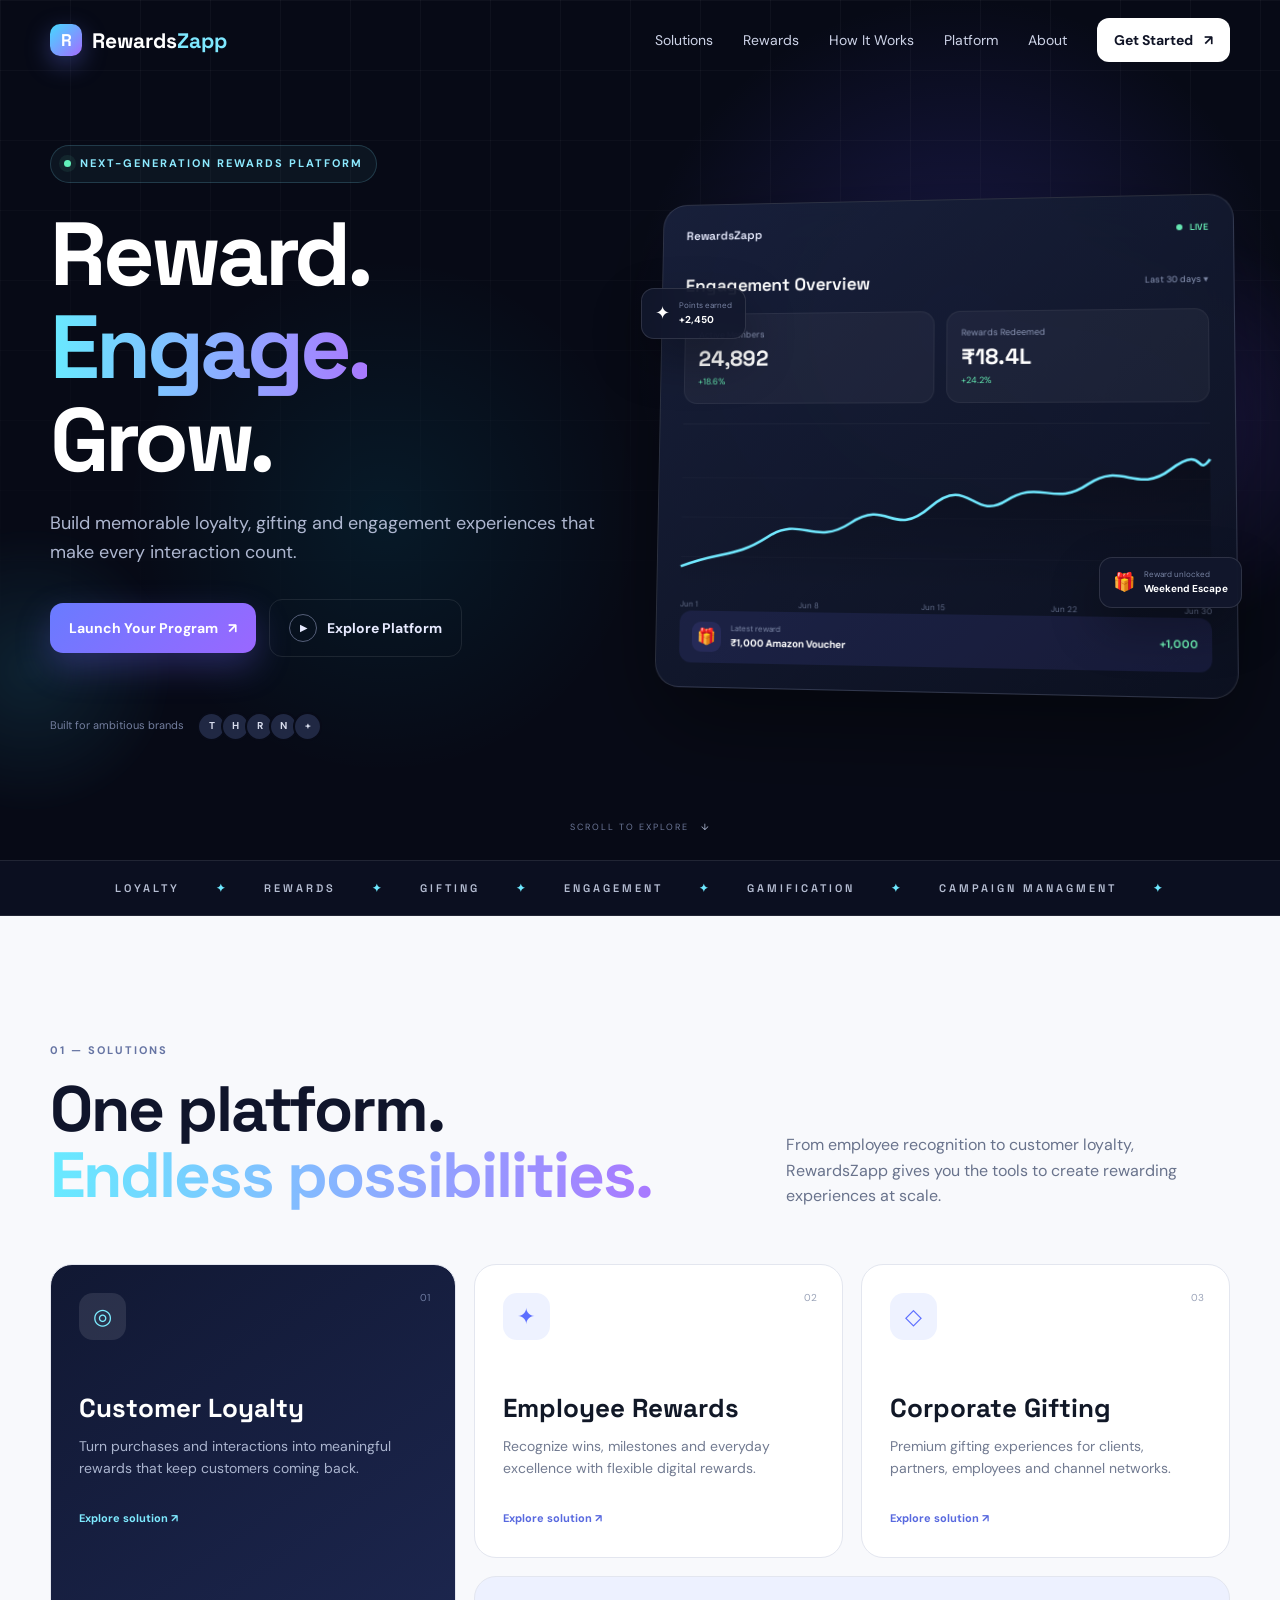
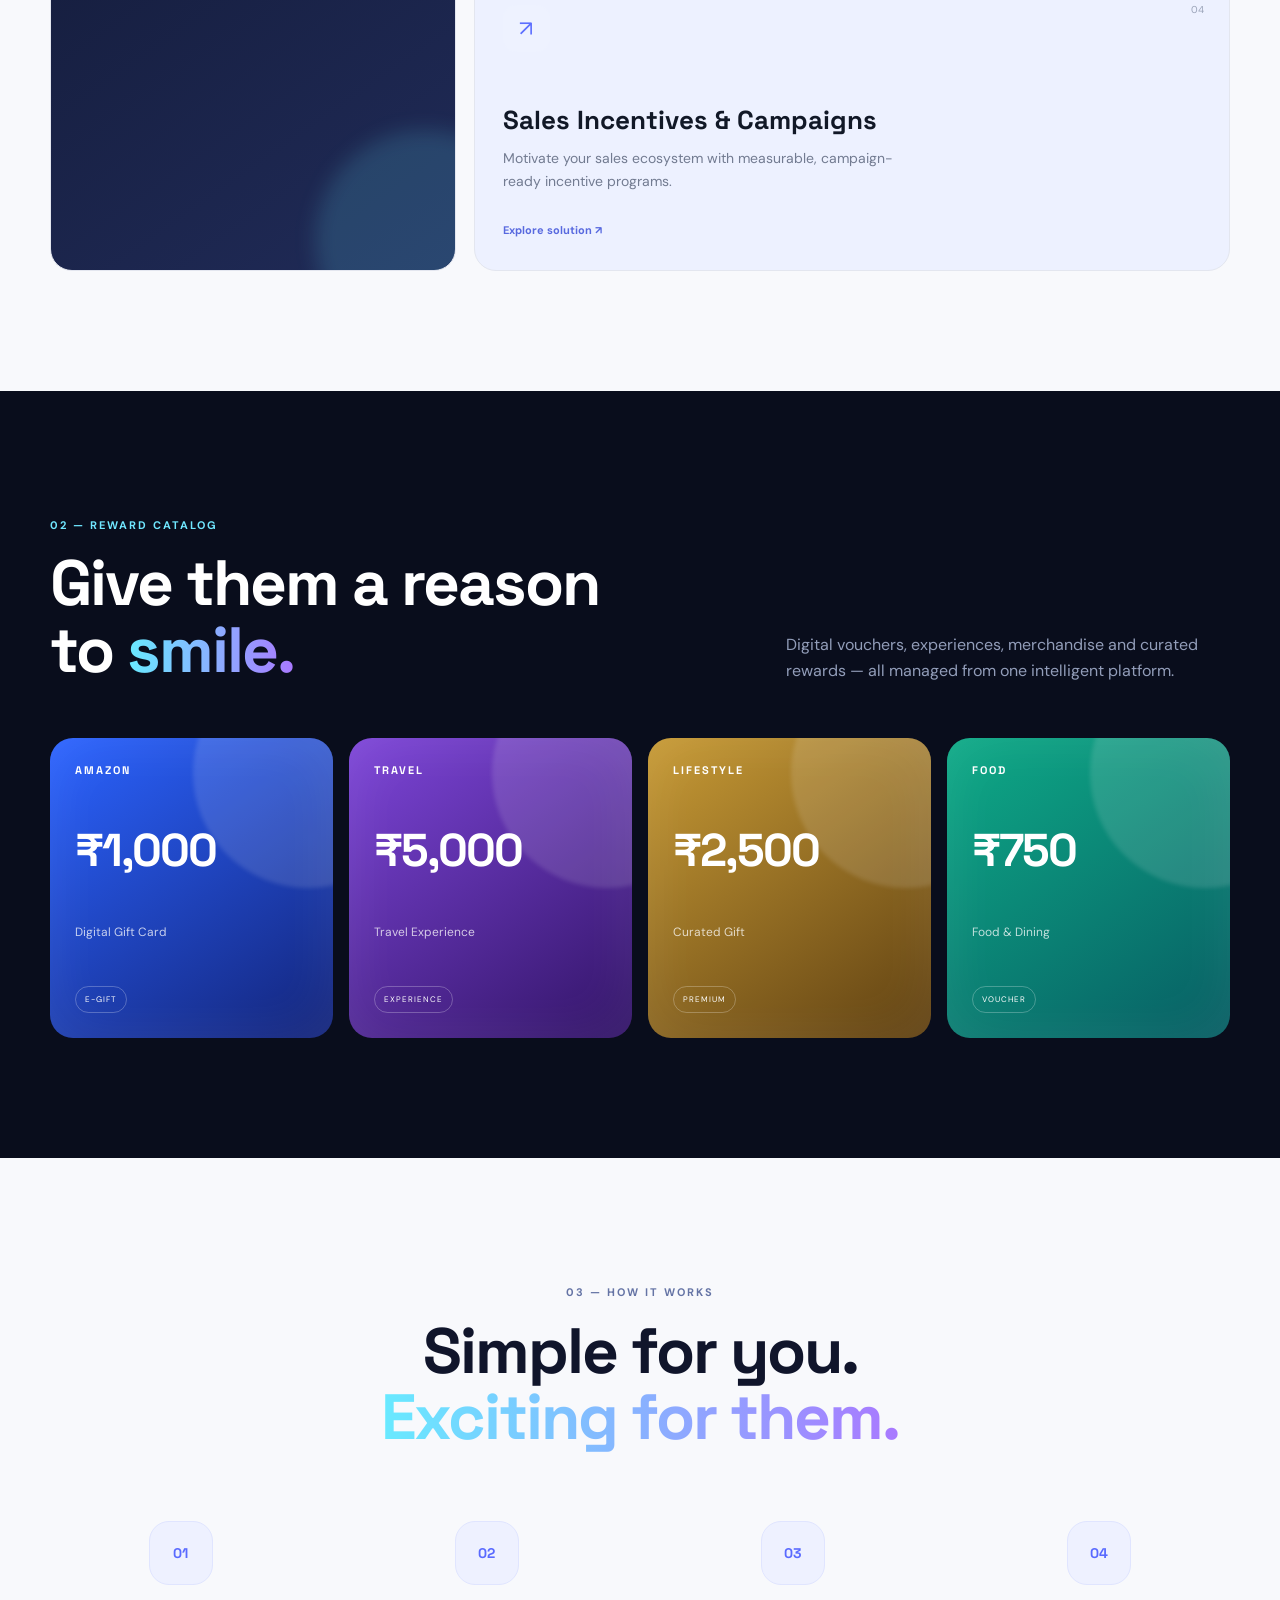
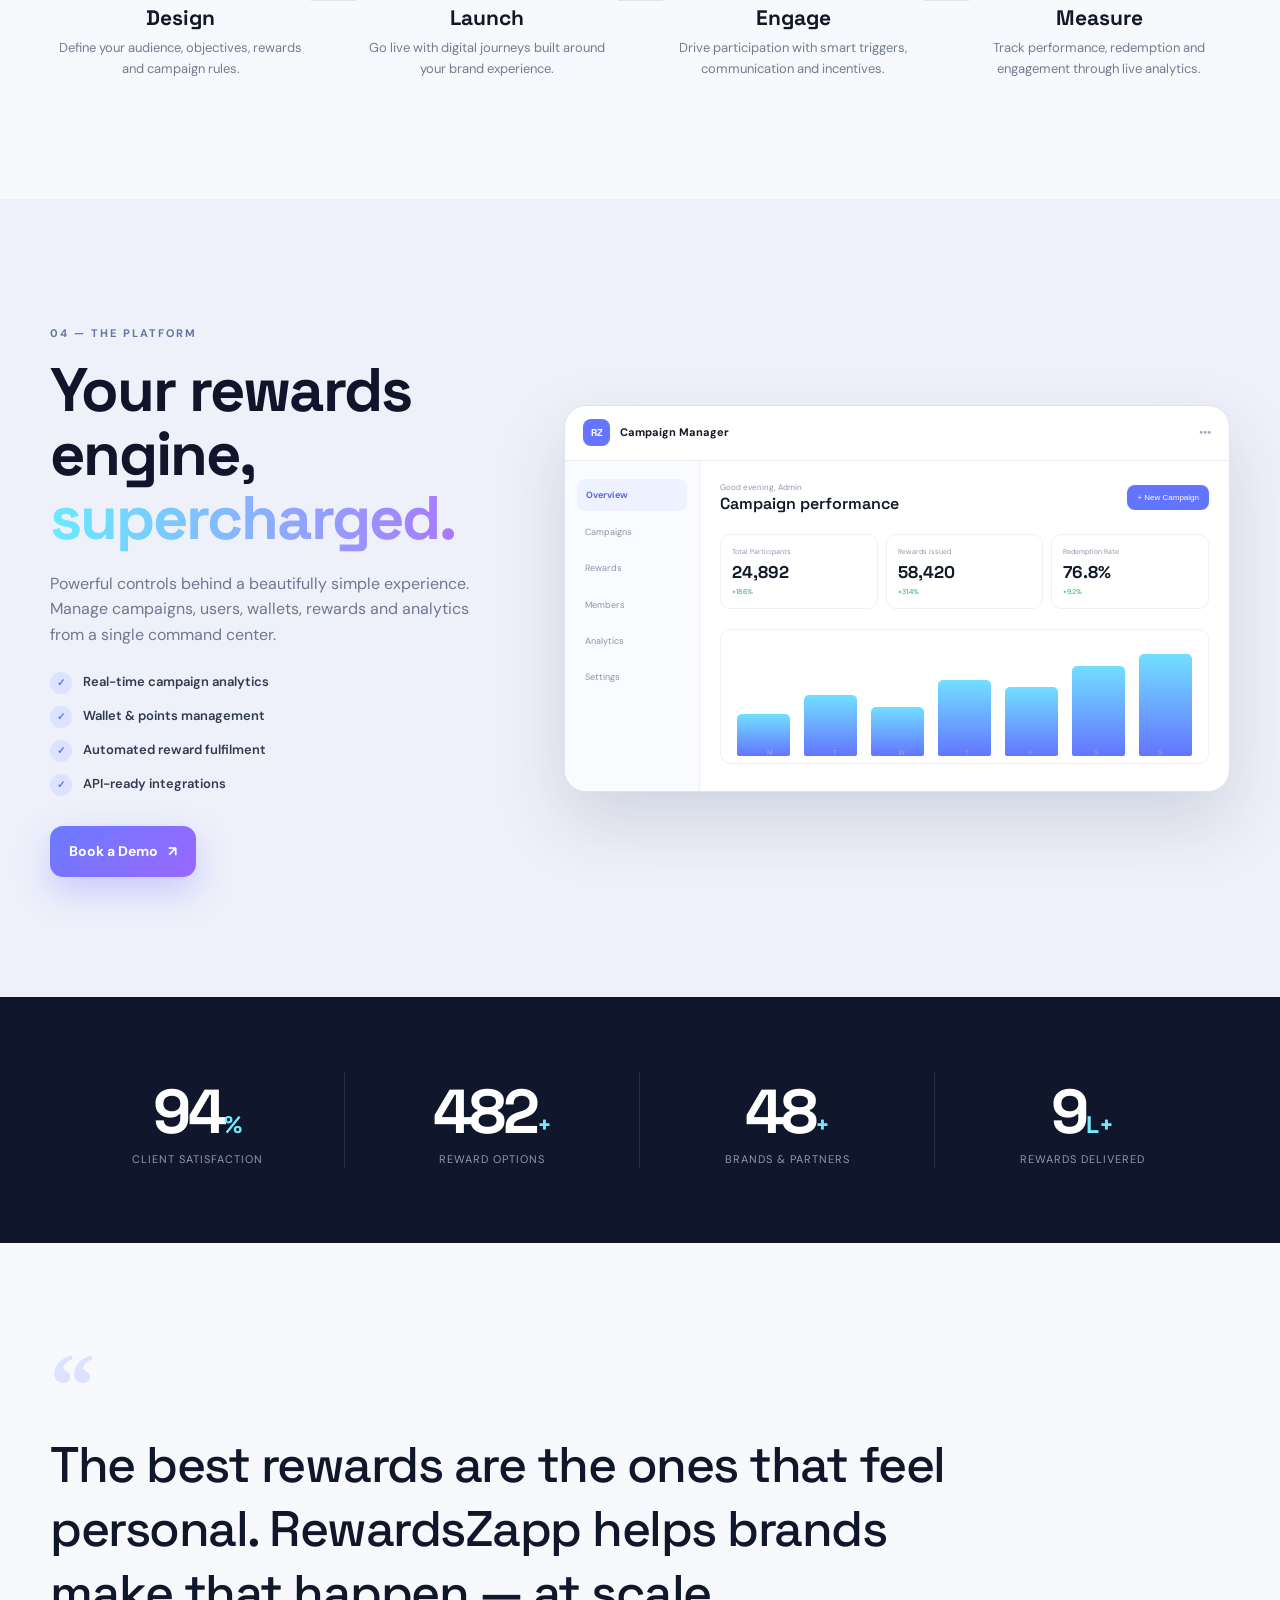
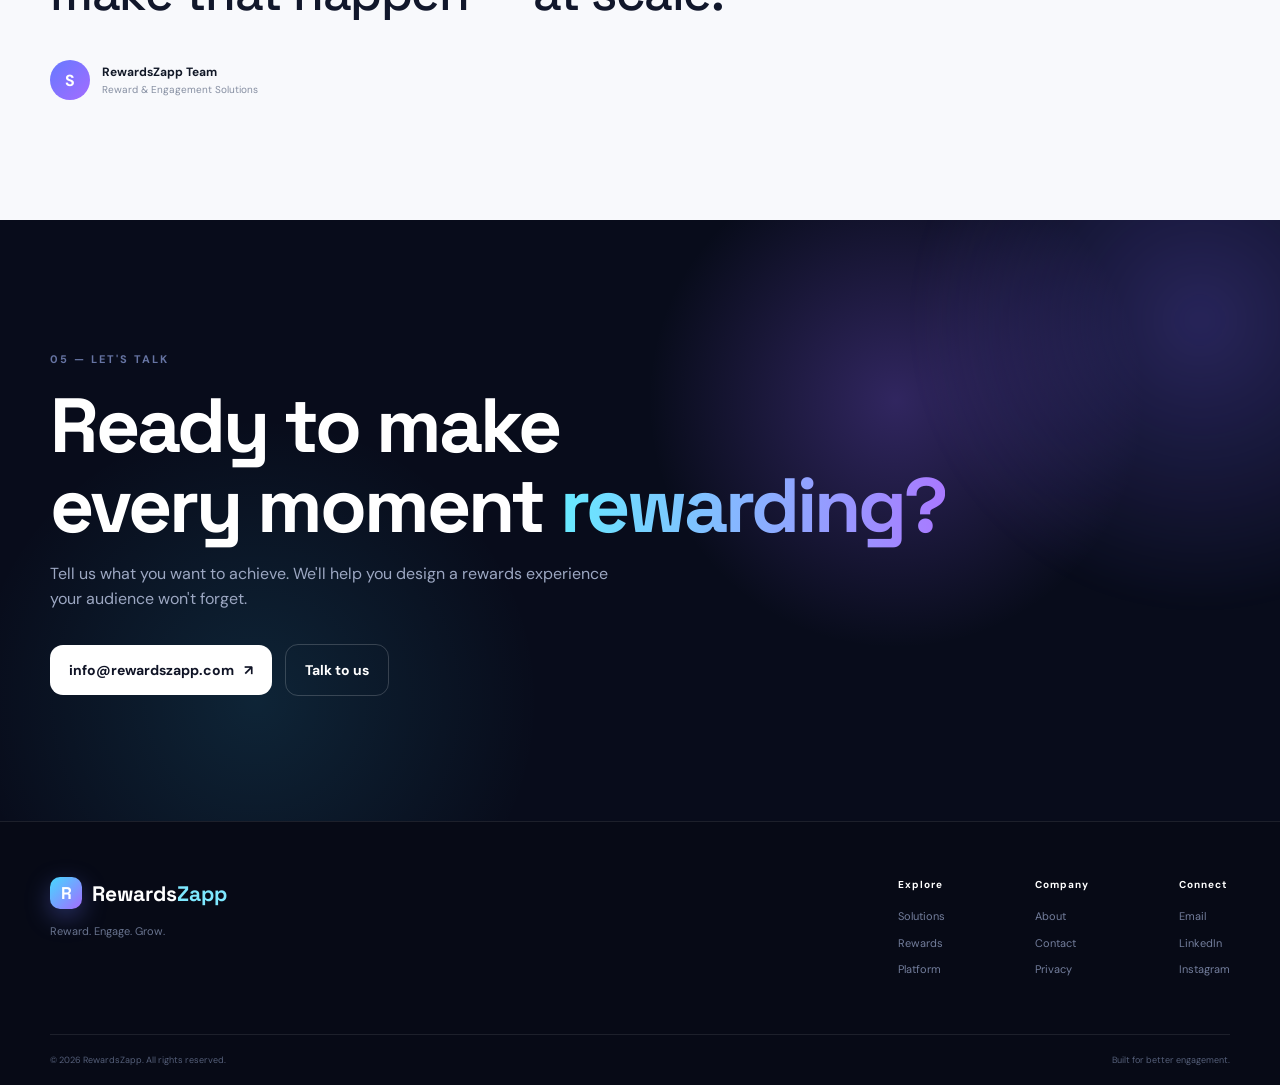
<file: index.html>
<!DOCTYPE html>
<html lang="en">
<head>
  <meta charset="UTF-8" />
  <meta name="viewport" content="width=device-width, initial-scale=1.0" />
  <meta name="description" content="RewardsZapp — modern rewards, loyalty, gifting and engagement solutions for businesses." />
  <title>RewardsZapp | Reward. Engage. Grow.</title>
  <link rel="preconnect" href="https://fonts.googleapis.com">
  <link rel="preconnect" href="https://fonts.gstatic.com" crossorigin>
  <link href="https://fonts.googleapis.com/css2?family=DM+Sans:wght@400;500;600;700&family=Space+Grotesk:wght@500;600;700&display=swap" rel="stylesheet">
  <link rel="stylesheet" href="styles.css" />
</head>
<body>
  <div class="progress"></div>
  <header class="site-header" id="top">
    <nav class="nav container">
      <a class="logo" href="#top" aria-label="RewardsZapp home">
        <span class="logo-mark">R</span><span>Rewards<span class="logo-accent">Zapp</span></span>
      </a>
      <button class="menu-toggle" aria-label="Open menu" aria-expanded="false"><span></span><span></span><span></span></button>
      <div class="nav-links">
        <a href="#solutions">Solutions</a>
        <a href="#rewards">Rewards</a>
        <a href="#how-it-works">How It Works</a>
        <a href="#platform">Platform</a>
        <a href="#about">About</a>
        <a class="nav-cta" href="#contact">Get Started <span>↗</span></a>
      </div>
    </nav>
  </header>

  <main>
    <section class="hero">
      <div class="hero-grid"></div>
      <div class="orb orb-one"></div><div class="orb orb-two"></div>
      <div class="container hero-inner">
        <div class="hero-copy reveal">
          <div class="eyebrow"><span class="pulse"></span> Next-generation rewards platform</div>
          <h1>Reward.<br><span>Engage.</span> Grow.</h1>
          <p class="hero-text">Build memorable loyalty, gifting and engagement experiences that make every interaction count.</p>
          <div class="hero-actions">
            <a href="#contact" class="btn btn-primary">Launch Your Program <span>↗</span></a>
            <a href="#platform" class="btn btn-ghost"><span class="play">▶</span> Explore Platform</a>
          </div>
          <div class="trust-row">
            <span>Built for ambitious brands</span>
            <div class="mini-logos"><b>T</b><b>H</b><b>R</b><b>N</b><b>+</b></div>
          </div>
        </div>

        <div class="hero-visual reveal delay-1">
          <div class="dashboard-card">
            <div class="dash-top"><span>RewardsZapp</span><span class="live"><i></i> LIVE</span></div>
            <div class="dash-title">Engagement Overview <small>Last 30 days ▾</small></div>
            <div class="metric-row">
              <div><span>Active Members</span><strong>24,892</strong><em>+18.6%</em></div>
              <div><span>Rewards Redeemed</span><strong>₹18.4L</strong><em>+24.2%</em></div>
            </div>
            <div class="chart">
              <div class="chart-labels"><span>Jun 1</span><span>Jun 8</span><span>Jun 15</span><span>Jun 22</span><span>Jun 30</span></div>
              <svg viewBox="0 0 560 170" preserveAspectRatio="none" aria-label="Engagement trend chart">
                <defs><linearGradient id="area" x1="0" y1="0" x2="0" y2="1"><stop offset="0" stop-opacity=".35"/><stop offset="1" stop-opacity="0"/></linearGradient></defs>
                <path class="area" d="M0 145 C45 125 58 135 95 108 S145 120 185 90 S230 110 270 70 S315 88 350 62 S400 70 435 42 S485 55 520 24 S545 35 560 12 V170 H0Z"/>
                <path class="line" d="M0 145 C45 125 58 135 95 108 S145 120 185 90 S230 110 270 70 S315 88 350 62 S400 70 435 42 S485 55 520 24 S545 35 560 12"/>
              </svg>
              <div class="chart-grid"></div>
            </div>
            <div class="dash-bottom">
              <div class="reward-bubble"><span>🎁</span><div><small>Latest reward</small><b>₹1,000 Amazon Voucher</b></div><strong>+1,000</strong></div>
            </div>
          </div>
          <div class="float-card points"><span>✦</span><div><small>Points earned</small><b>+2,450</b></div></div>
          <div class="float-card gift"><span>🎁</span><div><small>Reward unlocked</small><b>Weekend Escape</b></div></div>
        </div>
      </div>
      <div class="scroll-hint">SCROLL TO EXPLORE <span>↓</span></div>
    </section>

    <section class="marquee-section">
      <div class="marquee"><span>LOYALTY</span><i>✦</i><span>REWARDS</span><i>✦</i><span>GIFTING</span><i>✦</i><span>ENGAGEMENT</span><i>✦</i><span>GAMIFICATION</span><i>✦</i><span>CAMPAIGN MANAGMENT</span><i>✦</i></div>
    </section>

    <section class="section" id="solutions">
      <div class="container">
        <div class="section-head reveal">
          <div><span class="section-kicker">01 — SOLUTIONS</span><h2>One platform.<br><span>Endless possibilities.</span></h2></div>
          <p>From employee recognition to customer loyalty, RewardsZapp gives you the tools to create rewarding experiences at scale.</p>
        </div>
        <div class="solution-grid">
          <article class="solution-card large reveal"><div class="card-icon">◎</div><span class="card-no">01</span><h3>Customer Loyalty</h3><p>Turn purchases and interactions into meaningful rewards that keep customers coming back.</p><a href="#contact">Explore solution <span>↗</span></a><div class="card-glow"></div></article>
          <article class="solution-card reveal delay-1"><div class="card-icon">✦</div><span class="card-no">02</span><h3>Employee Rewards</h3><p>Recognize wins, milestones and everyday excellence with flexible digital rewards.</p><a href="#contact">Explore solution <span>↗</span></a></article>
          <article class="solution-card reveal delay-2"><div class="card-icon">◇</div><span class="card-no">03</span><h3>Corporate Gifting</h3><p>Premium gifting experiences for clients, partners, employees and channel networks.</p><a href="#contact">Explore solution <span>↗</span></a></article>
          <article class="solution-card wide reveal"><div class="card-icon">↗</div><span class="card-no">04</span><h3>Sales Incentives & Campaigns</h3><p>Motivate your sales ecosystem with measurable, campaign-ready incentive programs.</p><a href="#contact">Explore solution <span>↗</span></a></article>
        </div>
      </div>
    </section>

    <section class="section dark-section" id="rewards">
      <div class="container">
        <div class="section-head light reveal">
          <div><span class="section-kicker">02 — REWARD CATALOG</span><h2>Give them a reason<br>to <span>smile.</span></h2></div>
          <p>Digital vouchers, experiences, merchandise and curated rewards — all managed from one intelligent platform.</p>
        </div>
        <div class="reward-showcase reveal">
          <div class="reward-card rc-blue"><div class="reward-brand">AMAZON</div><div class="reward-value">₹1,000</div><div class="reward-label">Digital Gift Card</div><div class="reward-chip">E-GIFT</div></div>
          <div class="reward-card rc-purple"><div class="reward-brand">TRAVEL</div><div class="reward-value">₹5,000</div><div class="reward-label">Travel Experience</div><div class="reward-chip">EXPERIENCE</div></div>
          <div class="reward-card rc-gold"><div class="reward-brand">LIFESTYLE</div><div class="reward-value">₹2,500</div><div class="reward-label">Curated Gift</div><div class="reward-chip">PREMIUM</div></div>
          <div class="reward-card rc-green"><div class="reward-brand">FOOD</div><div class="reward-value">₹750</div><div class="reward-label">Food & Dining</div><div class="reward-chip">VOUCHER</div></div>
        </div>
      </div>
    </section>

    <section class="section" id="how-it-works">
      <div class="container">
        <div class="center-head reveal"><span class="section-kicker">03 — HOW IT WORKS</span><h2>Simple for you.<br><span>Exciting for them.</span></h2></div>
        <div class="steps">
          <div class="step reveal"><div class="step-number">01</div><h3>Design</h3><p>Define your audience, objectives, rewards and campaign rules.</p></div>
          <div class="step-line"></div>
          <div class="step reveal delay-1"><div class="step-number">02</div><h3>Launch</h3><p>Go live with digital journeys built around your brand experience.</p></div>
          <div class="step-line"></div>
          <div class="step reveal delay-2"><div class="step-number">03</div><h3>Engage</h3><p>Drive participation with smart triggers, communication and incentives.</p></div>
          <div class="step-line"></div>
          <div class="step reveal delay-3"><div class="step-number">04</div><h3>Measure</h3><p>Track performance, redemption and engagement through live analytics.</p></div>
        </div>
      </div>
    </section>

    <section class="section platform-section" id="platform">
      <div class="container platform-wrap">
        <div class="platform-copy reveal">
          <span class="section-kicker">04 — THE PLATFORM</span>
          <h2>Your rewards engine,<br><span>supercharged.</span></h2>
          <p>Powerful controls behind a beautifully simple experience. Manage campaigns, users, wallets, rewards and analytics from a single command center.</p>
          <ul class="feature-list">
            <li><span>✓</span> Real-time campaign analytics</li>
            <li><span>✓</span> Wallet & points management</li>
            <li><span>✓</span> Automated reward fulfilment</li>
            <li><span>✓</span> API-ready integrations</li>
          </ul>
          <a class="btn btn-primary" href="#contact">Book a Demo <span>↗</span></a>
        </div>
        <div class="admin-ui reveal delay-1">
          <div class="admin-top"><span class="admin-logo">RZ</span><span>Campaign Manager</span><span class="admin-dots">•••</span></div>
          <div class="admin-body">
            <aside><b>Overview</b><span>Campaigns</span><span>Rewards</span><span>Members</span><span>Analytics</span><span>Settings</span></aside>
            <div class="admin-main">
              <div class="admin-welcome"><span><small>Good evening, Admin</small><b>Campaign performance</b></span><button>+ New Campaign</button></div>
              <div class="admin-stats"><div><small>Total Participants</small><b>24,892</b><em>+18.6%</em></div><div><small>Rewards Issued</small><b>58,420</b><em>+31.4%</em></div><div><small>Redemption Rate</small><b>76.8%</b><em>+9.2%</em></div></div>
              <div class="admin-chart"><div class="bars"><i style="height:38%"></i><i style="height:55%"></i><i style="height:44%"></i><i style="height:68%"></i><i style="height:62%"></i><i style="height:81%"></i><i style="height:92%"></i></div><div class="bar-labels"><span>M</span><span>T</span><span>W</span><span>T</span><span>F</span><span>S</span><span>S</span></div></div>
            </div>
          </div>
        </div>
      </div>
    </section>

    <section class="stats-section" id="about">
      <div class="container stats-grid">
        <div class="stat reveal"><strong data-count="98">0</strong><span>%</span><p>Client satisfaction</p></div>
        <div class="stat reveal delay-1"><strong data-count="500">0</strong><span>+</span><p>Reward options</p></div>
        <div class="stat reveal delay-2"><strong data-count="50">0</strong><span>+</span><p>Brands & partners</p></div>
        <div class="stat reveal delay-3"><strong data-count="10">0</strong><span>L+</span><p>Rewards delivered</p></div>
      </div>
    </section>

    <section class="section testimonial-section">
      <div class="container">
        <div class="quote-mark">“</div>
        <blockquote class="reveal">The best rewards are the ones that feel personal. RewardsZapp helps brands make that happen — at scale.</blockquote>
        <div class="quote-author reveal"><span class="avatar">S</span><div><b>RewardsZapp Team</b><small>Reward & Engagement Solutions</small></div></div>
      </div>
    </section>

    <section class="cta-section" id="contact">
      <div class="cta-orb"></div>
      <div class="container cta-inner reveal">
        <span class="section-kicker">05 — LET'S TALK</span>
        <h2>Ready to make<br>every moment <span>rewarding?</span></h2>
        <p>Tell us what you want to achieve. We'll help you design a rewards experience your audience won't forget.</p>
        <div class="hero-actions"><a href="mailto:info@rewardszapp.com" class="btn btn-light">info@rewardszapp.com <span>↗</span></a><a href="tel:+91-7207731161" class="btn btn-outline-light">Talk to us</a></div>
      </div>
    </section>
  </main>

  <footer>
    <div class="container footer-top">
      <div><a class="logo" href="#top"><span class="logo-mark">R</span><span>Rewards<span class="logo-accent">Zapp</span></span></a><p>Reward. Engage. Grow.</p></div>
      <div class="footer-links"><div><b>Explore</b><a href="#solutions">Solutions</a><a href="#rewards">Rewards</a><a href="#platform">Platform</a></div><div><b>Company</b><a href="#about">About</a><a href="#contact">Contact</a><a href="#top">Privacy</a></div><div><b>Connect</b><a href="mailto:hello@rewardszapp.com">Email</a><a href="#contact">LinkedIn</a><a href="#contact">Instagram</a></div></div>
    </div>
    <div class="container footer-bottom"><span>© 2026 RewardsZapp. All rights reserved.</span><span>Built for better engagement.</span></div>
  </footer>

  <script src="script.js"></script>
</body>
</html>
</file>
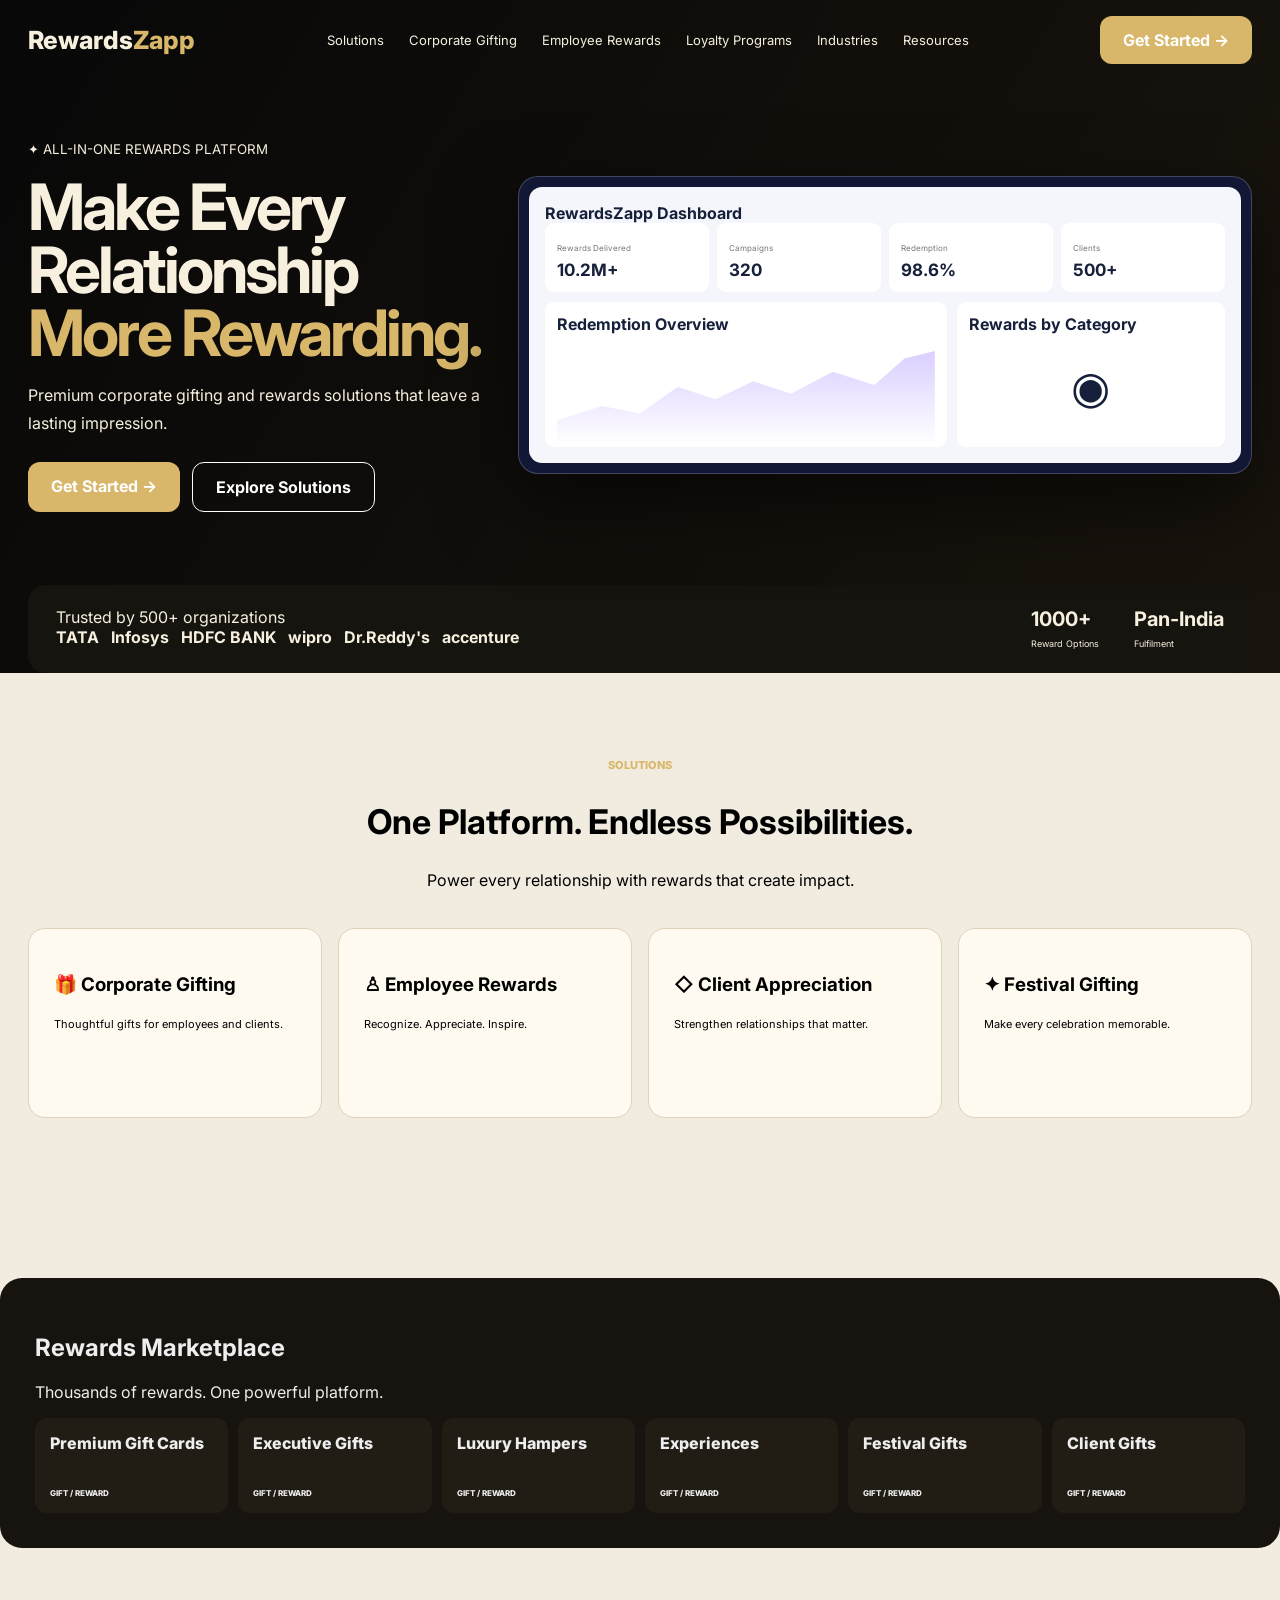
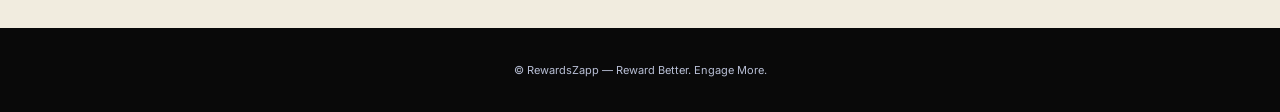
<file: RewardsZapp_Concept_3_Corporate_Luxury.html>
<!doctype html><html><head><meta charset="utf-8"><meta name="viewport" content="width=device-width,initial-scale=1"><title>RewardsZapp — Corporate Luxury</title>
<link href="https://fonts.googleapis.com/css2?family=Inter:wght@400;600;700;800&display=swap" rel="stylesheet"><style>:root{--accent:#d8b76a;--hero:linear-gradient(120deg,#080808,#19140d);--heroText:#f7f0df;--trust:#16140f;--section:#f1ecdf;--card:#fffaf0;--border:#ded2b9;--market:#17140f;--marketText:#eee;--gift:#211c14;--footer:#090909}
*{box-sizing:border-box}body{margin:0;font-family:Inter,Arial,sans-serif}a{text-decoration:none;color:inherit}
.wrap{max-width:1380px;margin:auto;padding:0 28px}nav{height:80px;display:flex;align-items:center;justify-content:space-between;gap:25px}
.logo{font-size:25px;font-weight:800}.logo span{color:var(--accent)}.links{display:flex;gap:25px;font-size:13px}
.btn{display:inline-block;padding:14px 23px;border-radius:12px;background:var(--accent);color:#fff;font-weight:700}
.hero{min-height:610px;background:var(--hero);color:var(--heroText);overflow:hidden}.heroGrid{display:grid;grid-template-columns:40% 60%;align-items:center;min-height:490px}
h1{font-size:clamp(46px,5vw,72px);line-height:.98;letter-spacing:-3px;margin:18px 0}h1 em{font-style:normal;color:var(--accent)}
.copy p{font-size:16px;line-height:1.7;max-width:520px}.actions{display:flex;gap:12px;margin-top:25px}
.screen{background:#121735;border:1px solid #ffffff33;border-radius:20px;padding:10px;box-shadow:0 30px 80px #0008}.inside{background:#f5f6fb;color:#16203b;border-radius:13px;padding:16px}
.stats{display:grid;grid-template-columns:repeat(4,1fr);gap:8px}.stats div,.panel{background:white;padding:12px;border-radius:9px}.stats small{font-size:8px;color:#777}.stats b{display:block;font-size:17px;margin-top:5px}
.chartrow{display:grid;grid-template-columns:1.5fr 1fr;gap:10px;margin-top:10px}.panel{height:145px}.chart{height:95px;margin-top:15px;background:linear-gradient(180deg,#7245ff44,transparent);clip-path:polygon(0 75%,12% 60%,22% 68%,32% 40%,42% 53%,52% 34%,62% 47%,73% 24%,84% 38%,92% 10%,100% 2%,100% 100%,0 100%)}
.trust{margin-top:15px;padding:22px 28px;border-radius:18px;background:var(--trust);display:flex;justify-content:space-between;gap:25px}.metrics{display:flex;gap:35px}.metrics b{display:block;font-size:20px}.metrics small{font-size:9px}
.section{padding:80px 0;background:var(--section)}.heading{text-align:center;margin-bottom:38px}.heading span{color:var(--accent);font-size:11px;font-weight:800}.heading h2{font-size:34px}.cards{display:grid;grid-template-columns:repeat(4,1fr);gap:16px}.card{background:var(--card);border:1px solid var(--border);border-radius:17px;padding:25px;min-height:190px}.card p{font-size:11px;line-height:1.7}.market{max-width:1380px;margin:auto;border-radius:22px;padding:35px;background:var(--market);color:var(--marketText)}.gifts{display:grid;grid-template-columns:repeat(6,1fr);gap:10px}.gift{height:95px;border-radius:12px;padding:15px;background:var(--gift);display:flex;flex-direction:column;justify-content:space-between;font-weight:800}.gift small{font-size:8px}.footer{padding:35px;text-align:center;background:var(--footer);color:#b8bfd5;font-size:11px}
@media(max-width:900px){.links{display:none}.heroGrid{grid-template-columns:1fr}.screen{margin-top:30px}.cards{grid-template-columns:repeat(2,1fr)}.gifts{grid-template-columns:repeat(3,1fr)}.trust{flex-direction:column}.metrics{flex-wrap:wrap}}
@media(max-width:560px){.cards,.gifts{grid-template-columns:1fr}.stats{grid-template-columns:repeat(2,1fr)}.actions{flex-direction:column}}
</style></head>
<body><section class="hero"><div class="wrap"><nav><div class="logo">Rewards<span>Zapp</span></div><div class="links"><a href='#'>Solutions</a><a href='#'>Corporate Gifting</a><a href='#'>Employee Rewards</a><a href='#'>Loyalty Programs</a><a href='#'>Industries</a><a href='#'>Resources</a></div><a class="btn" href="#">Get Started →</a></nav>
<div class="heroGrid"><div class="copy"><small>✦ ALL-IN-ONE REWARDS PLATFORM</small><h1>Make Every Relationship<br><em>More Rewarding.</em></h1><p>Premium corporate gifting and rewards solutions that leave a lasting impression.</p><div class="actions"><a class="btn" href="#">Get Started →</a><a class="btn" style="background:transparent;border:1px solid currentColor" href="#">Explore Solutions</a></div></div>
<div class="screen"><div class="inside"><b>RewardsZapp Dashboard</b><div class="stats"><div><small>Rewards Delivered</small><b>10.2M+</b></div><div><small>Campaigns</small><b>320</b></div><div><small>Redemption</small><b>98.6%</b></div><div><small>Clients</small><b>500+</b></div></div><div class="chartrow"><div class="panel"><b>Redemption Overview</b><div class="chart"></div></div><div class="panel"><b>Rewards by Category</b><div style="font-size:45px;text-align:center;margin-top:25px">◉</div></div></div></div></div></div>
<div class="trust"><div>Trusted by 500+ organizations<br><b>TATA &nbsp; Infosys &nbsp; HDFC BANK &nbsp; wipro &nbsp; Dr.Reddy's &nbsp; accenture</b></div><div class="metrics"><div><b>1000+</b><small>Reward Options</small></div><div><b>Pan-India</b><small>Fulfilment</small></div></div></div></div></section>
<section class="section"><div class="wrap"><div class="heading"><span>SOLUTIONS</span><h2>One Platform. Endless Possibilities.</h2><p>Power every relationship with rewards that create impact.</p></div><div class="cards"><article class="card"><h3>🎁 Corporate Gifting</h3><p>Thoughtful gifts for employees and clients.</p></article><article class="card"><h3>♙ Employee Rewards</h3><p>Recognize. Appreciate. Inspire.</p></article><article class="card"><h3>◇ Client Appreciation</h3><p>Strengthen relationships that matter.</p></article><article class="card"><h3>✦ Festival Gifting</h3><p>Make every celebration memorable.</p></article></div></div></section>
<section class="section"><div class="market"><h2>Rewards Marketplace</h2><p>Thousands of rewards. One powerful platform.</p><div class="gifts"><div class="gift">Premium Gift Cards<small>GIFT / REWARD</small></div><div class="gift">Executive Gifts<small>GIFT / REWARD</small></div><div class="gift">Luxury Hampers<small>GIFT / REWARD</small></div><div class="gift">Experiences<small>GIFT / REWARD</small></div><div class="gift">Festival Gifts<small>GIFT / REWARD</small></div><div class="gift">Client Gifts<small>GIFT / REWARD</small></div></div></div></section>
<footer class="footer">© RewardsZapp — Reward Better. Engage More.</footer></body></html>
</file>
<file: styles.css>
:root{--bg:#070a16;--surface:#0d1224;--surface2:#121a32;--text:#f7f8ff;--muted:#a7afc7;--blue:#6c7cff;--cyan:#45d9ff;--purple:#a46cff;--line:rgba(255,255,255,.09);--white:#fff;--shadow:0 25px 70px rgba(0,0,0,.28)}
*{box-sizing:border-box;margin:0;padding:0}html{scroll-behavior:smooth}body{font-family:"DM Sans",sans-serif;color:#111827;background:#f8f9fc;line-height:1.6;overflow-x:hidden}a{text-decoration:none;color:inherit}.container{width:min(1180px,calc(100% - 48px));margin:auto}.progress{position:fixed;z-index:1000;top:0;left:0;width:0;height:3px;background:linear-gradient(90deg,var(--cyan),var(--purple));box-shadow:0 0 15px var(--cyan)}
.site-header{position:fixed;top:0;left:0;right:0;z-index:100;padding:18px 0;transition:.3s}.site-header.scrolled{background:rgba(7,10,22,.82);backdrop-filter:blur(18px);border-bottom:1px solid var(--line)}.nav{display:flex;align-items:center;justify-content:space-between}.logo{display:flex;align-items:center;gap:10px;font:700 21px "Space Grotesk";color:#fff}.logo-mark{display:grid;place-items:center;width:32px;height:32px;border-radius:10px;background:linear-gradient(135deg,var(--cyan),var(--purple));color:#fff;font-size:17px;box-shadow:0 8px 25px rgba(108,124,255,.35)}.logo-accent{color:#7ee8ff}.nav-links{display:flex;align-items:center;gap:30px;color:#cdd3e7;font-size:14px}.nav-links a{transition:.2s}.nav-links a:hover{color:#fff}.nav-cta{background:#fff;color:#101426!important;padding:11px 17px;border-radius:12px;font-weight:700}.nav-cta span{margin-left:8px}.menu-toggle{display:none;background:none;border:0}
.hero{min-height:860px;padding-top:145px;position:relative;overflow:hidden;background:radial-gradient(circle at 75% 38%,rgba(91,78,255,.23),transparent 30%),radial-gradient(circle at 30% 60%,rgba(0,212,255,.08),transparent 25%),var(--bg);color:#fff}.hero-grid{position:absolute;inset:0;background-image:linear-gradient(rgba(255,255,255,.035) 1px,transparent 1px),linear-gradient(90deg,rgba(255,255,255,.035) 1px,transparent 1px);background-size:70px 70px;mask-image:linear-gradient(to bottom,black,transparent 85%)}.orb{position:absolute;border-radius:50%;filter:blur(2px);opacity:.65}.orb-one{width:420px;height:420px;right:-100px;top:220px;background:radial-gradient(circle,rgba(117,77,255,.3),transparent 68%)}.orb-two{width:300px;height:300px;left:-120px;bottom:40px;background:radial-gradient(circle,rgba(69,217,255,.18),transparent 68%)}.hero-inner{position:relative;z-index:2;display:grid;grid-template-columns:1fr 1.05fr;gap:50px;align-items:center}.eyebrow,.section-kicker{font-size:11px;letter-spacing:2px;text-transform:uppercase;color:#8deaff;font-weight:700}.eyebrow{display:inline-flex;align-items:center;gap:9px;border:1px solid rgba(126,232,255,.18);background:rgba(126,232,255,.05);padding:9px 13px;border-radius:99px}.pulse{width:7px;height:7px;border-radius:50%;background:#62f1ba;box-shadow:0 0 0 5px rgba(98,241,186,.08)}h1,h2,h3{font-family:"Space Grotesk",sans-serif;line-height:1.04}h1{font-size:clamp(60px,7vw,92px);letter-spacing:-4px;margin:25px 0 22px}h1 span,h2 span{background:linear-gradient(90deg,#68eaff,#a979ff);-webkit-background-clip:text;background-clip:text;color:transparent}.hero-text{max-width:560px;color:#aeb7d0;font-size:18px}.hero-actions{display:flex;gap:13px;align-items:center;margin-top:32px;flex-wrap:wrap}.btn{display:inline-flex;align-items:center;gap:10px;padding:14px 19px;border-radius:13px;font-weight:700;font-size:14px;transition:.25s;cursor:pointer}.btn-primary{background:linear-gradient(135deg,#697bff,#9a67ff);color:#fff;box-shadow:0 14px 35px rgba(112,105,255,.3)}.btn-primary:hover{transform:translateY(-3px);box-shadow:0 18px 42px rgba(112,105,255,.4)}.btn-ghost{border:1px solid var(--line);color:#e7eaff}.play{font-size:9px;width:28px;height:28px;display:grid;place-items:center;border:1px solid #555f79;border-radius:50%}.trust-row{display:flex;align-items:center;gap:18px;margin-top:55px;color:#747f9f;font-size:11px}.mini-logos{display:flex}.mini-logos b{width:29px;height:29px;display:grid;place-items:center;border-radius:50%;margin-left:-5px;border:2px solid #080b18;background:#202843;color:#d8dded;font-size:10px}.hero-visual{position:relative;min-height:530px;display:flex;align-items:center;justify-content:center}.dashboard-card{width:min(590px,100%);background:linear-gradient(145deg,rgba(24,32,59,.94),rgba(11,16,31,.94));border:1px solid rgba(255,255,255,.12);border-radius:25px;padding:24px;box-shadow:0 35px 90px rgba(0,0,0,.45);transform:perspective(1000px) rotateY(-5deg) rotateX(3deg);backdrop-filter:blur(18px)}.dash-top,.dash-title,.metric-row,.dash-bottom{display:flex;align-items:center;justify-content:space-between}.dash-top{font:600 12px "Space Grotesk";color:#e8ecff}.live{font-size:9px;color:#65e7b2}.live i{display:inline-block;width:6px;height:6px;background:#65e7b2;border-radius:50%;margin-right:5px}.dash-title{font:600 18px "Space Grotesk";margin:32px 0 18px}.dash-title small{font:500 9px "DM Sans";color:#7e89a7}.metric-row{gap:12px}.metric-row>div{background:rgba(255,255,255,.045);border:1px solid rgba(255,255,255,.06);border-radius:14px;padding:14px;width:50%}.metric-row span,.metric-row strong,.metric-row em{display:block}.metric-row span{font-size:9px;color:#8c97b6}.metric-row strong{font:700 22px "Space Grotesk";margin:3px 0}.metric-row em{font-style:normal;font-size:9px;color:#63e8b0}.chart{height:190px;margin-top:20px;position:relative;border-top:1px solid rgba(255,255,255,.04)}.chart-grid{position:absolute;inset:15px 0 25px;background:repeating-linear-gradient(to bottom,transparent 0 39px,rgba(255,255,255,.045) 40px)}.chart svg{position:absolute;left:0;right:0;top:25px;width:100%;height:140px;z-index:2;overflow:visible}.chart .line{fill:none;stroke:#71e9ff;stroke-width:3}.chart .area{fill:url(#area)}.chart-labels{position:absolute;bottom:0;left:0;right:0;display:flex;justify-content:space-between;color:#626d8a;font-size:8px}.reward-bubble{width:100%;padding:11px 13px;border-radius:12px;background:rgba(113,110,255,.11);display:flex;align-items:center;gap:10px}.reward-bubble>span{width:30px;height:30px;display:grid;place-items:center;background:#262a58;border-radius:9px}.reward-bubble small,.reward-bubble b{display:block}.reward-bubble small{font-size:8px;color:#7d88a8}.reward-bubble b{font-size:10px}.reward-bubble strong{margin-left:auto;color:#69eab0;font-size:11px}.float-card{position:absolute;display:flex;align-items:center;gap:9px;background:rgba(18,24,45,.9);border:1px solid rgba(255,255,255,.12);box-shadow:0 20px 50px rgba(0,0,0,.3);padding:10px 13px;border-radius:13px;backdrop-filter:blur(12px);font-size:10px;animation:float 5s ease-in-out infinite}.float-card span{font-size:18px}.float-card small,.float-card b{display:block}.float-card small{color:#7984a4;font-size:8px}.points{left:-10px;top:110px}.gift{right:-12px;bottom:100px;animation-delay:1s}.scroll-hint{position:absolute;bottom:26px;left:50%;transform:translateX(-50%);font-size:9px;letter-spacing:2px;color:#6d7898}.scroll-hint span{margin-left:8px;color:#b3bdd7}
.marquee-section{background:#0b0f20;color:#b6bed3;border-top:1px solid var(--line);border-bottom:1px solid var(--line);overflow:hidden}.marquee{display:flex;gap:36px;align-items:center;justify-content:center;min-width:max-content;padding:20px;font:600 11px "Space Grotesk";letter-spacing:3px}.marquee i{color:#6ee8ff;font-style:normal}
.section{padding:120px 0;background:#f8f9fc}.section-head{display:grid;grid-template-columns:1.2fr .8fr;gap:70px;align-items:end;margin-bottom:55px}.section-kicker{color:#6674a3}.section-head h2,.center-head h2{font-size:clamp(42px,5vw,64px);letter-spacing:-2px;margin-top:14px;color:#10152b}.section-head p{color:#69738c;font-size:16px;max-width:470px}.solution-grid{display:grid;grid-template-columns:1.1fr 1fr 1fr;gap:18px}.solution-card{min-height:285px;padding:28px;border:1px solid #e3e6ef;border-radius:22px;background:#fff;position:relative;overflow:hidden;transition:.35s}.solution-card:hover{transform:translateY(-7px);box-shadow:0 25px 60px rgba(22,32,66,.11)}.solution-card.large{grid-row:span 2;min-height:588px;background:linear-gradient(145deg,#111833,#202b58);color:#fff}.solution-card.wide{grid-column:2/4;min-height:285px;background:#edf1ff}.card-icon{width:47px;height:47px;border-radius:14px;display:grid;place-items:center;background:#eef2ff;color:#5c6eff;font-size:22px}.large .card-icon{background:rgba(255,255,255,.1);color:#7cecff}.card-no{position:absolute;right:25px;top:25px;color:#9aa3b8;font-size:10px}.large .card-no{color:#6e7ba0}.solution-card h3{font-size:26px;margin-top:55px}.solution-card p{color:#727b91;font-size:14px;margin:13px 0 24px;max-width:390px}.large p{color:#aab4ce;max-width:330px}.solution-card a{font-size:11px;font-weight:700;color:#5869df}.large a{color:#7eeaff}.card-glow{position:absolute;width:220px;height:220px;right:-80px;bottom:-80px;border-radius:50%;background:rgba(99,231,255,.15);filter:blur(10px)}
.dark-section{background:#090d1c;color:#fff}.light .section-kicker{color:#70e7ff}.light h2{color:#fff}.light p{color:#929db9}.reward-showcase{display:grid;grid-template-columns:repeat(4,1fr);gap:16px}.reward-card{min-height:300px;border-radius:23px;padding:25px;position:relative;overflow:hidden;display:flex;flex-direction:column;justify-content:space-between;box-shadow:inset 0 0 60px rgba(255,255,255,.08)}.reward-card:after{content:"";position:absolute;width:230px;height:230px;border-radius:50%;right:-90px;top:-80px;background:rgba(255,255,255,.12);filter:blur(2px)}.rc-blue{background:linear-gradient(145deg,#2b63ff,#13247a)}.rc-purple{background:linear-gradient(145deg,#7d45d8,#321467)}.rc-gold{background:linear-gradient(145deg,#c79a35,#604112)}.rc-green{background:linear-gradient(145deg,#0eaa87,#075d63)}.reward-brand{font:700 11px "Space Grotesk";letter-spacing:2px;position:relative;z-index:2}.reward-value{font:700 46px "Space Grotesk";letter-spacing:-2px;position:relative;z-index:2}.reward-label{font-size:12px;color:rgba(255,255,255,.75);position:relative;z-index:2}.reward-chip{align-self:flex-start;border:1px solid rgba(255,255,255,.25);padding:6px 9px;border-radius:99px;font-size:8px;letter-spacing:1px;position:relative;z-index:2}
.center-head{text-align:center;max-width:700px;margin:0 auto 70px}.center-head .section-kicker{color:#6574a5}.steps{display:grid;grid-template-columns:1fr 45px 1fr 45px 1fr 45px 1fr;align-items:center}.step{text-align:center}.step-number{margin:0 auto 22px;width:64px;height:64px;border-radius:20px;display:grid;place-items:center;background:#eef1ff;color:#596aff;font:700 14px "Space Grotesk";border:1px solid #e0e5ff}.step h3{font-size:21px}.step p{color:#737c91;font-size:13px;margin-top:9px}.step-line{height:1px;background:#dfe3ed}
.platform-section{background:#eef1fa}.platform-wrap{display:grid;grid-template-columns:.8fr 1.2fr;gap:70px;align-items:center}.platform-copy h2{font-size:clamp(40px,4.8vw,62px);color:#10152b;margin:14px 0 20px;letter-spacing:-2px}.platform-copy>p{color:#6f7890;max-width:480px}.feature-list{list-style:none;margin:25px 0 30px;display:grid;gap:12px}.feature-list li{font-size:13px;font-weight:600;color:#323a52}.feature-list li span{display:inline-grid;place-items:center;width:22px;height:22px;border-radius:50%;background:#dce2ff;color:#5c6fff;margin-right:8px;font-size:10px}
.admin-ui{background:#fff;border-radius:22px;box-shadow:0 30px 70px rgba(38,48,83,.15);overflow:hidden;border:1px solid #dfe3ed}.admin-top{height:55px;border-bottom:1px solid #e8ebf2;display:flex;align-items:center;gap:10px;padding:0 18px;font-size:11px;font-weight:700}.admin-logo{width:27px;height:27px;display:grid;place-items:center;border-radius:8px;background:#6575ff;color:#fff;font:700 10px "Space Grotesk"}.admin-dots{margin-left:auto;color:#a6aec0}.admin-body{display:grid;grid-template-columns:135px 1fr;min-height:330px}.admin-body aside{background:#fafbfe;border-right:1px solid #edf0f5;padding:18px 12px;display:grid;align-content:start;gap:6px;font-size:9px;color:#8a93a7}.admin-body aside b{color:#5867dd;background:#eef1ff;padding:9px;border-radius:8px}.admin-body aside span{padding:8px}.admin-main{padding:20px}.admin-welcome{display:flex;justify-content:space-between;align-items:center}.admin-welcome small,.admin-welcome b{display:block}.admin-welcome small{font-size:8px;color:#8e96aa}.admin-welcome b{font:600 16px "Space Grotesk"}.admin-welcome button{border:0;background:#6374ff;color:#fff;border-radius:8px;padding:8px 10px;font-size:8px}.admin-stats{display:grid;grid-template-columns:repeat(3,1fr);gap:8px;margin:20px 0}.admin-stats div{border:1px solid #edf0f5;border-radius:10px;padding:11px}.admin-stats small,.admin-stats b,.admin-stats em{display:block}.admin-stats small{font-size:7px;color:#8d96a8}.admin-stats b{font:700 17px "Space Grotesk";margin:3px 0}.admin-stats em{font-style:normal;font-size:7px;color:#18aa77}.admin-chart{height:135px;border:1px solid #edf0f5;border-radius:10px;padding:15px 16px 7px;display:flex;align-items:end;gap:12px;position:relative}.bars{height:100%;display:flex;align-items:end;gap:14px;flex:1}.bars i{width:100%;background:linear-gradient(to top,#6475ff,#72dfff);border-radius:5px 5px 2px 2px;min-width:8px}.bar-labels{position:absolute;bottom:5px;left:16px;right:16px;display:flex;justify-content:space-around;font-size:7px;color:#a3aabc}
.stats-section{padding:75px 0;background:#10162c;color:#fff}.stats-grid{display:grid;grid-template-columns:repeat(4,1fr)}.stat{text-align:center;border-right:1px solid rgba(255,255,255,.1)}.stat:last-child{border:0}.stat strong{font:700 clamp(42px,5vw,62px) "Space Grotesk";letter-spacing:-3px}.stat>span{font:700 24px "Space Grotesk";color:#75eaff}.stat p{color:#8f99b5;font-size:11px;text-transform:uppercase;letter-spacing:1px}
.testimonial-section{background:#f8f9fc}.quote-mark{font:700 90px Georgia;color:#dce2ff;line-height:.5}.testimonial-section blockquote{font:500 clamp(30px,4vw,50px) "Space Grotesk";letter-spacing:-1.5px;max-width:940px;color:#11172b;margin:25px 0 35px}.quote-author{display:flex;align-items:center;gap:12px}.avatar{width:40px;height:40px;border-radius:50%;display:grid;place-items:center;background:linear-gradient(135deg,#6679ff,#a36cff);color:#fff;font-weight:700}.quote-author b,.quote-author small{display:block}.quote-author b{font-size:12px}.quote-author small{font-size:10px;color:#858ea1}
.cta-section{padding:125px 0;background:radial-gradient(circle at 70% 30%,rgba(143,98,255,.3),transparent 25%),radial-gradient(circle at 20% 80%,rgba(59,211,255,.12),transparent 25%),#080c1b;color:#fff;position:relative;overflow:hidden}.cta-inner{position:relative;z-index:2}.cta-inner h2{font-size:clamp(48px,6vw,78px);letter-spacing:-3px;margin:15px 0}.cta-inner p{max-width:590px;color:#9ca7c2;font-size:16px}.btn-light{background:#fff;color:#101426}.btn-outline-light{border:1px solid rgba(255,255,255,.18);color:#fff}.cta-orb{position:absolute;width:600px;height:600px;border-radius:50%;right:-220px;top:-200px;background:radial-gradient(circle,rgba(122,101,255,.28),transparent 68%);filter:blur(8px)}
footer{background:#070a16;color:#fff;border-top:1px solid var(--line)}.footer-top{padding:55px 0;display:flex;justify-content:space-between;gap:50px}.footer-top p{font-size:11px;color:#69748f;margin-top:14px}.footer-links{display:flex;gap:90px}.footer-links div{display:grid;gap:9px;align-content:start}.footer-links b{font-size:10px;letter-spacing:1px;color:#fff;margin-bottom:6px}.footer-links a{font-size:11px;color:#737e9c}.footer-links a:hover{color:#fff}.footer-bottom{padding:18px 0;border-top:1px solid var(--line);display:flex;justify-content:space-between;color:#555f79;font-size:9px}
.reveal{opacity:0;transform:translateY(25px);transition:opacity .8s ease,transform .8s ease}.reveal.visible{opacity:1;transform:none}.delay-1{transition-delay:.12s}.delay-2{transition-delay:.22s}.delay-3{transition-delay:.32s}@keyframes float{0%,100%{transform:translateY(0)}50%{transform:translateY(-12px)}}
@media(max-width:900px){.hero-inner,.platform-wrap,.section-head{grid-template-columns:1fr}.hero{padding-top:125px}.hero-visual{min-height:470px}.section-head{gap:25px}.solution-grid{grid-template-columns:1fr 1fr}.solution-card.large{grid-row:auto;min-height:350px}.solution-card.wide{grid-column:auto}.reward-showcase{grid-template-columns:1fr 1fr}.steps{grid-template-columns:1fr 1fr;gap:35px}.step-line{display:none}.stats-grid{grid-template-columns:1fr 1fr;gap:30px}.stat:nth-child(2){border:0}.footer-top{flex-direction:column}.footer-links{gap:55px}}
@media(max-width:650px){.container{width:min(100% - 30px,1180px)}.nav-links{position:absolute;left:15px;right:15px;top:70px;padding:20px;display:none;flex-direction:column;align-items:stretch;background:rgba(10,14,30,.97);border:1px solid var(--line);border-radius:16px}.nav-links.open{display:flex}.menu-toggle{display:grid;gap:4px}.menu-toggle span{width:22px;height:2px;background:#fff}.hero{min-height:850px}.hero-inner{gap:10px}.hero-text{font-size:16px}h1{font-size:58px;letter-spacing:-3px}.hero-visual{min-height:390px}.dashboard-card{padding:16px;border-radius:18px}.points{left:-3px;top:55px}.gift{right:-3px;bottom:45px}.metric-row strong{font-size:17px}.solution-grid,.reward-showcase{grid-template-columns:1fr}.solution-card.large{min-height:330px}.section{padding:85px 0}.section-head h2,.center-head h2{font-size:43px}.steps{grid-template-columns:1fr}.stats-grid{grid-template-columns:1fr 1fr}.stat{border-right:0}.stat strong{font-size:40px}.platform-wrap{gap:35px}.admin-body{grid-template-columns:85px 1fr}.admin-body aside{font-size:8px}.admin-main{padding:12px}.admin-stats{grid-template-columns:1fr}.admin-chart{height:110px}.footer-links{gap:28px;flex-wrap:wrap}.footer-bottom{flex-direction:column;gap:8px}.cta-section{padding:90px 0}}
</file>
